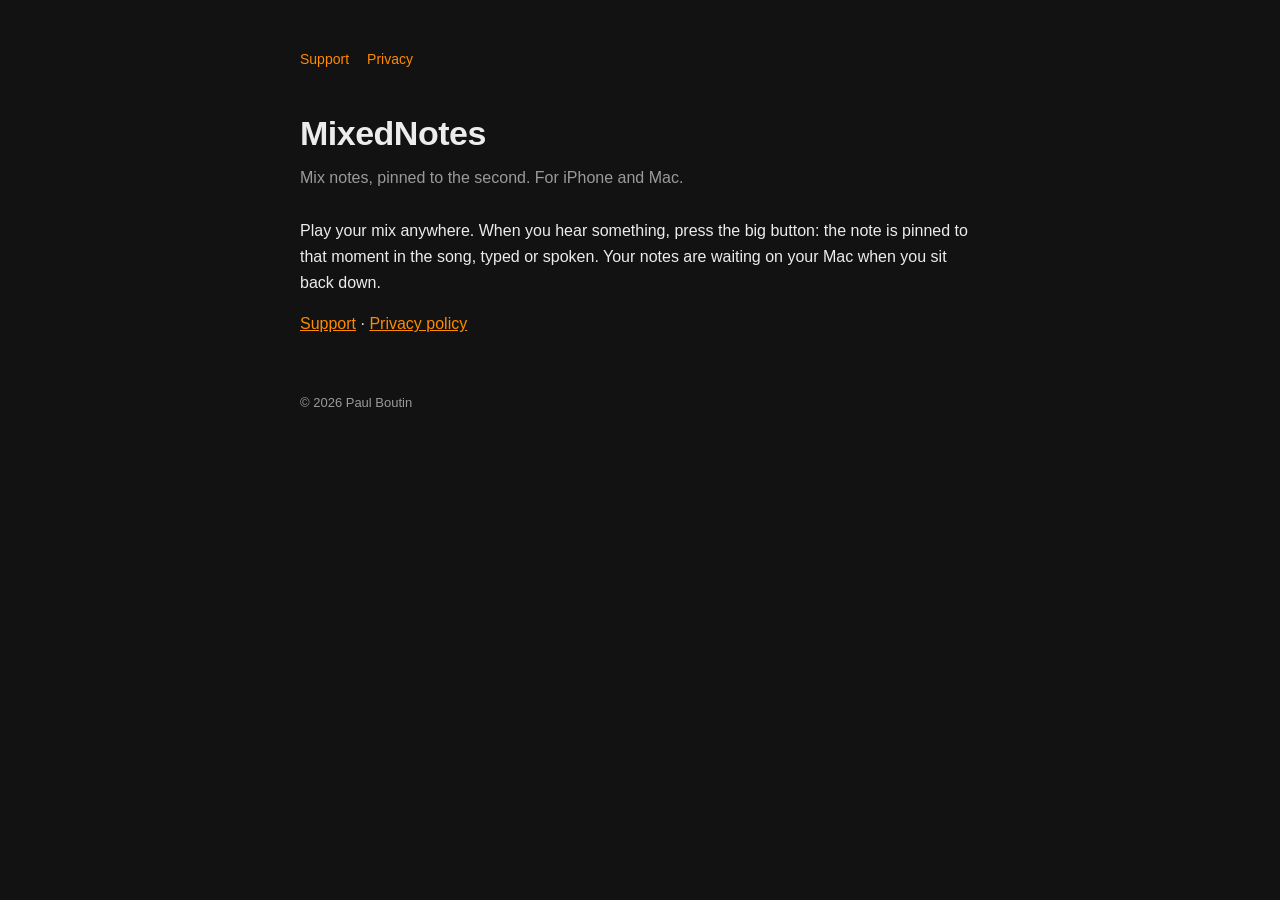
<file: index.html>
<!doctype html><html lang="en"><head><meta charset="utf-8"><meta name="viewport" content="width=device-width,initial-scale=1">
<title>MixedNotes</title><link rel="stylesheet" href="style.css"></head><body><main>
<nav><a href="support/">Support</a><a href="privacy/">Privacy</a></nav>
<h1>MixedNotes</h1>
<p class="sub">Mix notes, pinned to the second. For iPhone and Mac.</p>
<p>Play your mix anywhere. When you hear something, press the big button: the note is pinned to that moment in the song, typed or spoken. Your notes are waiting on your Mac when you sit back down.</p>
<p><a href="support/">Support</a> · <a href="privacy/">Privacy policy</a></p>
<footer>© 2026 Paul Boutin</footer>
</main></body></html>
</file>
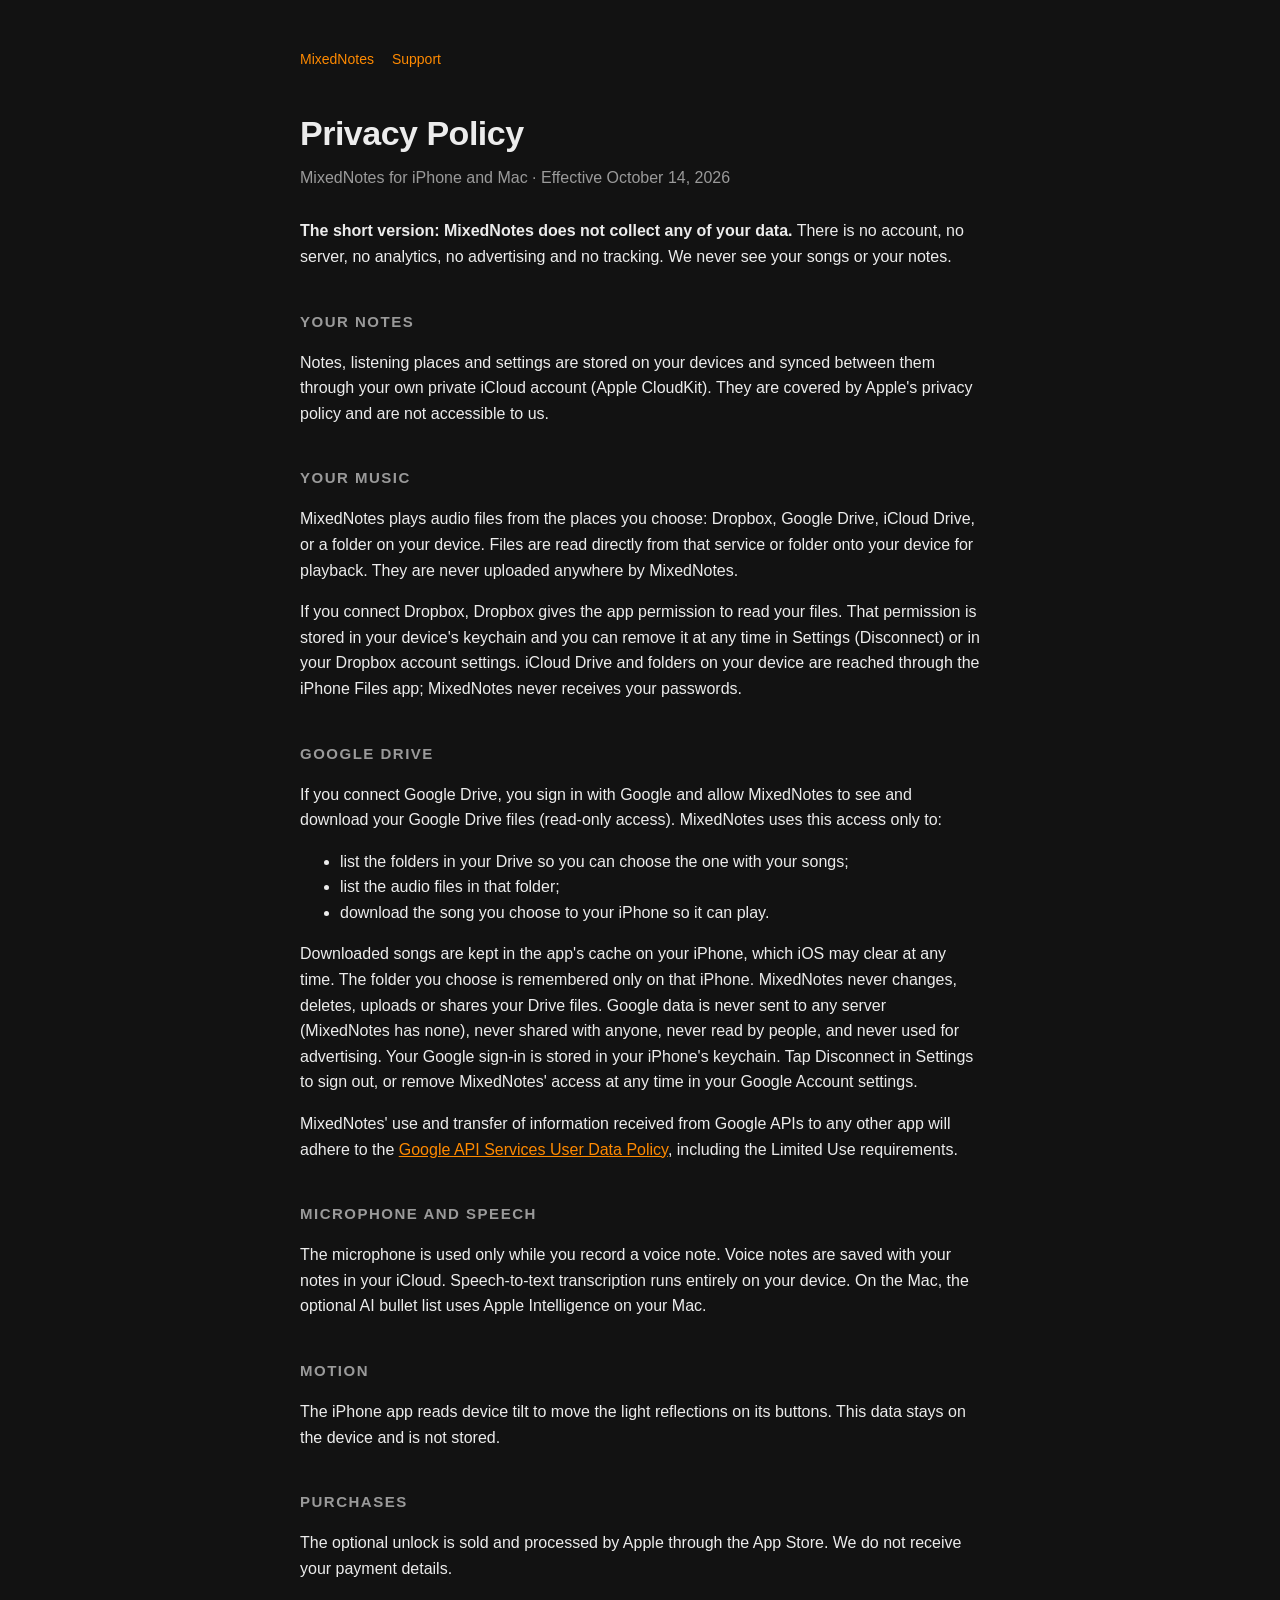
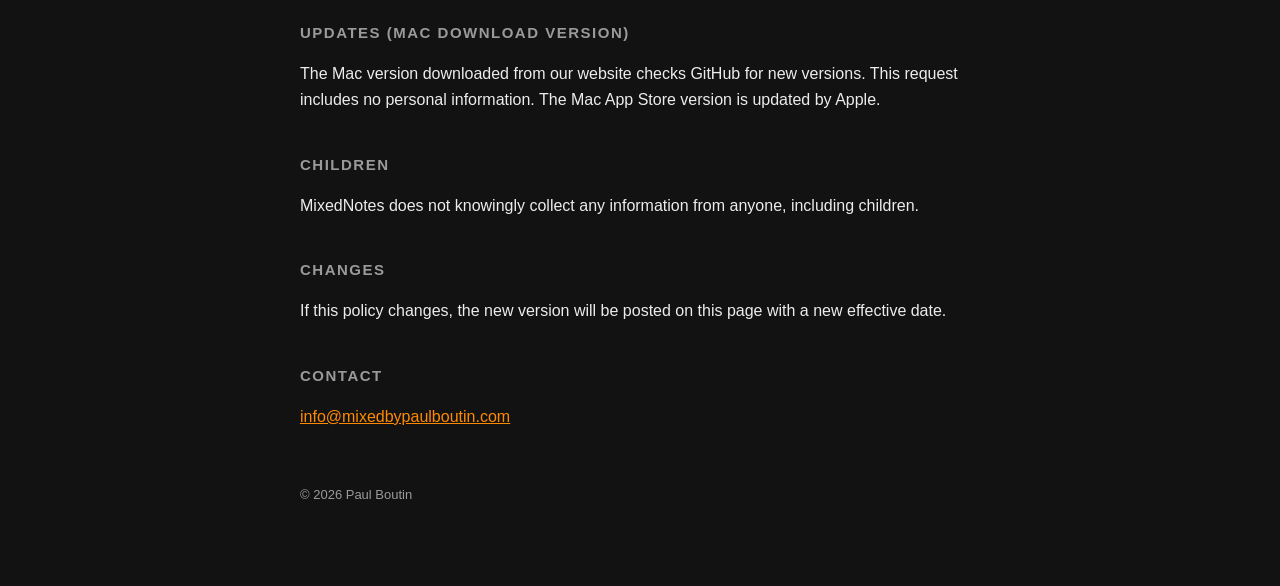
<file: privacy/index.html>
<!doctype html><html lang="en"><head><meta charset="utf-8"><meta name="viewport" content="width=device-width,initial-scale=1">
<title>MixedNotes Privacy Policy</title><link rel="stylesheet" href="../style.css"></head><body><main>
<nav><a href="../">MixedNotes</a><a href="../support/">Support</a></nav>
<h1>Privacy Policy</h1>
<p class="sub">MixedNotes for iPhone and Mac · Effective October 14, 2026</p>

<p><strong>The short version: MixedNotes does not collect any of your data.</strong> There is no account, no server, no analytics, no advertising and no tracking. We never see your songs or your notes.</p>

<h2>Your notes</h2>
<p>Notes, listening places and settings are stored on your devices and synced between them through your own private iCloud account (Apple CloudKit). They are covered by Apple's privacy policy and are not accessible to us.</p>

<h2>Your music</h2>
<p>MixedNotes plays audio files from the places you choose: Dropbox, Google Drive, iCloud Drive, or a folder on your device. Files are read directly from that service or folder onto your device for playback. They are never uploaded anywhere by MixedNotes.</p>
<p>If you connect Dropbox, Dropbox gives the app permission to read your files. That permission is stored in your device's keychain and you can remove it at any time in Settings (Disconnect) or in your Dropbox account settings. iCloud Drive and folders on your device are reached through the iPhone Files app; MixedNotes never receives your passwords.</p>

<h2>Google Drive</h2>
<p>If you connect Google Drive, you sign in with Google and allow MixedNotes to see and download your Google Drive files (read-only access). MixedNotes uses this access only to:</p>
<ul>
<li>list the folders in your Drive so you can choose the one with your songs;</li>
<li>list the audio files in that folder;</li>
<li>download the song you choose to your iPhone so it can play.</li>
</ul>
<p>Downloaded songs are kept in the app's cache on your iPhone, which iOS may clear at any time. The folder you choose is remembered only on that iPhone. MixedNotes never changes, deletes, uploads or shares your Drive files. Google data is never sent to any server (MixedNotes has none), never shared with anyone, never read by people, and never used for advertising. Your Google sign-in is stored in your iPhone's keychain. Tap Disconnect in Settings to sign out, or remove MixedNotes' access at any time in your Google Account settings.</p>
<p>MixedNotes' use and transfer of information received from Google APIs to any other app will adhere to the <a href="https://developers.google.com/terms/api-services-user-data-policy">Google API Services User Data Policy</a>, including the Limited Use requirements.</p>

<h2>Microphone and speech</h2>
<p>The microphone is used only while you record a voice note. Voice notes are saved with your notes in your iCloud. Speech-to-text transcription runs entirely on your device. On the Mac, the optional AI bullet list uses Apple Intelligence on your Mac.</p>

<h2>Motion</h2>
<p>The iPhone app reads device tilt to move the light reflections on its buttons. This data stays on the device and is not stored.</p>

<h2>Purchases</h2>
<p>The optional unlock is sold and processed by Apple through the App Store. We do not receive your payment details.</p>

<h2>Updates (Mac download version)</h2>
<p>The Mac version downloaded from our website checks GitHub for new versions. This request includes no personal information. The Mac App Store version is updated by Apple.</p>

<h2>Children</h2>
<p>MixedNotes does not knowingly collect any information from anyone, including children.</p>

<h2>Changes</h2>
<p>If this policy changes, the new version will be posted on this page with a new effective date.</p>

<h2>Contact</h2>
<p><a href="mailto:info@mixedbypaulboutin.com">info@mixedbypaulboutin.com</a></p>
<footer>© 2026 Paul Boutin</footer>
</main></body></html>
</file>
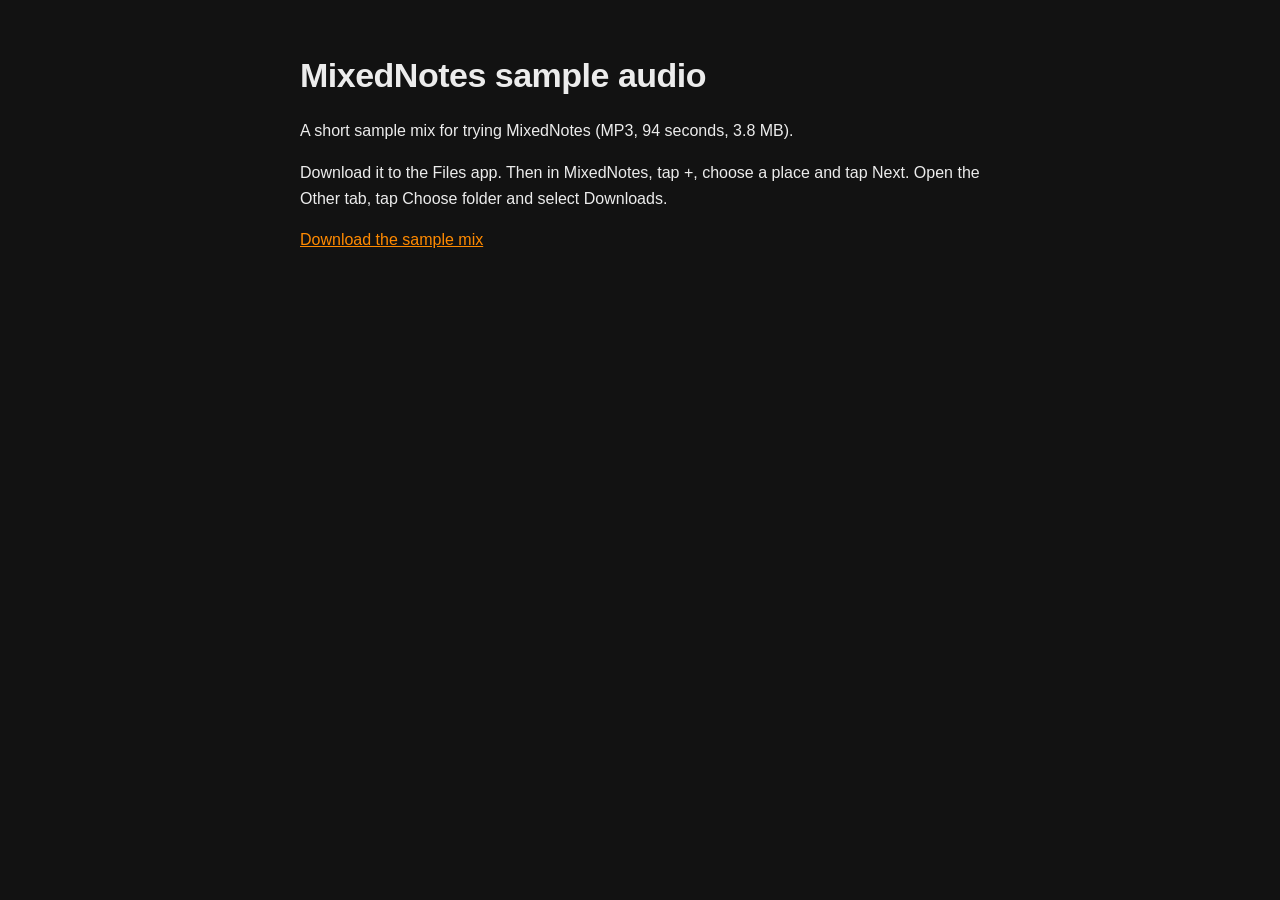
<file: review/index.html>
<!doctype html>
<html lang="en">
<head>
<meta charset="utf-8">
<meta name="viewport" content="width=device-width, initial-scale=1">
<meta name="robots" content="noindex">
<title>MixedNotes sample audio</title>
<link rel="stylesheet" href="/style.css">
</head>
<body>
<main>
<h1>MixedNotes sample audio</h1>
<p>A short sample mix for trying MixedNotes (MP3, 94 seconds, 3.8 MB).</p>
<p>Download it to the Files app. Then in MixedNotes, tap +, choose a place and tap Next. Open the Other tab, tap Choose folder and select Downloads.</p>
<p><a href="MixedNotes-Sample-Mix.mp3" download>Download the sample mix</a></p>
</main>
</body>
</html>
</file>
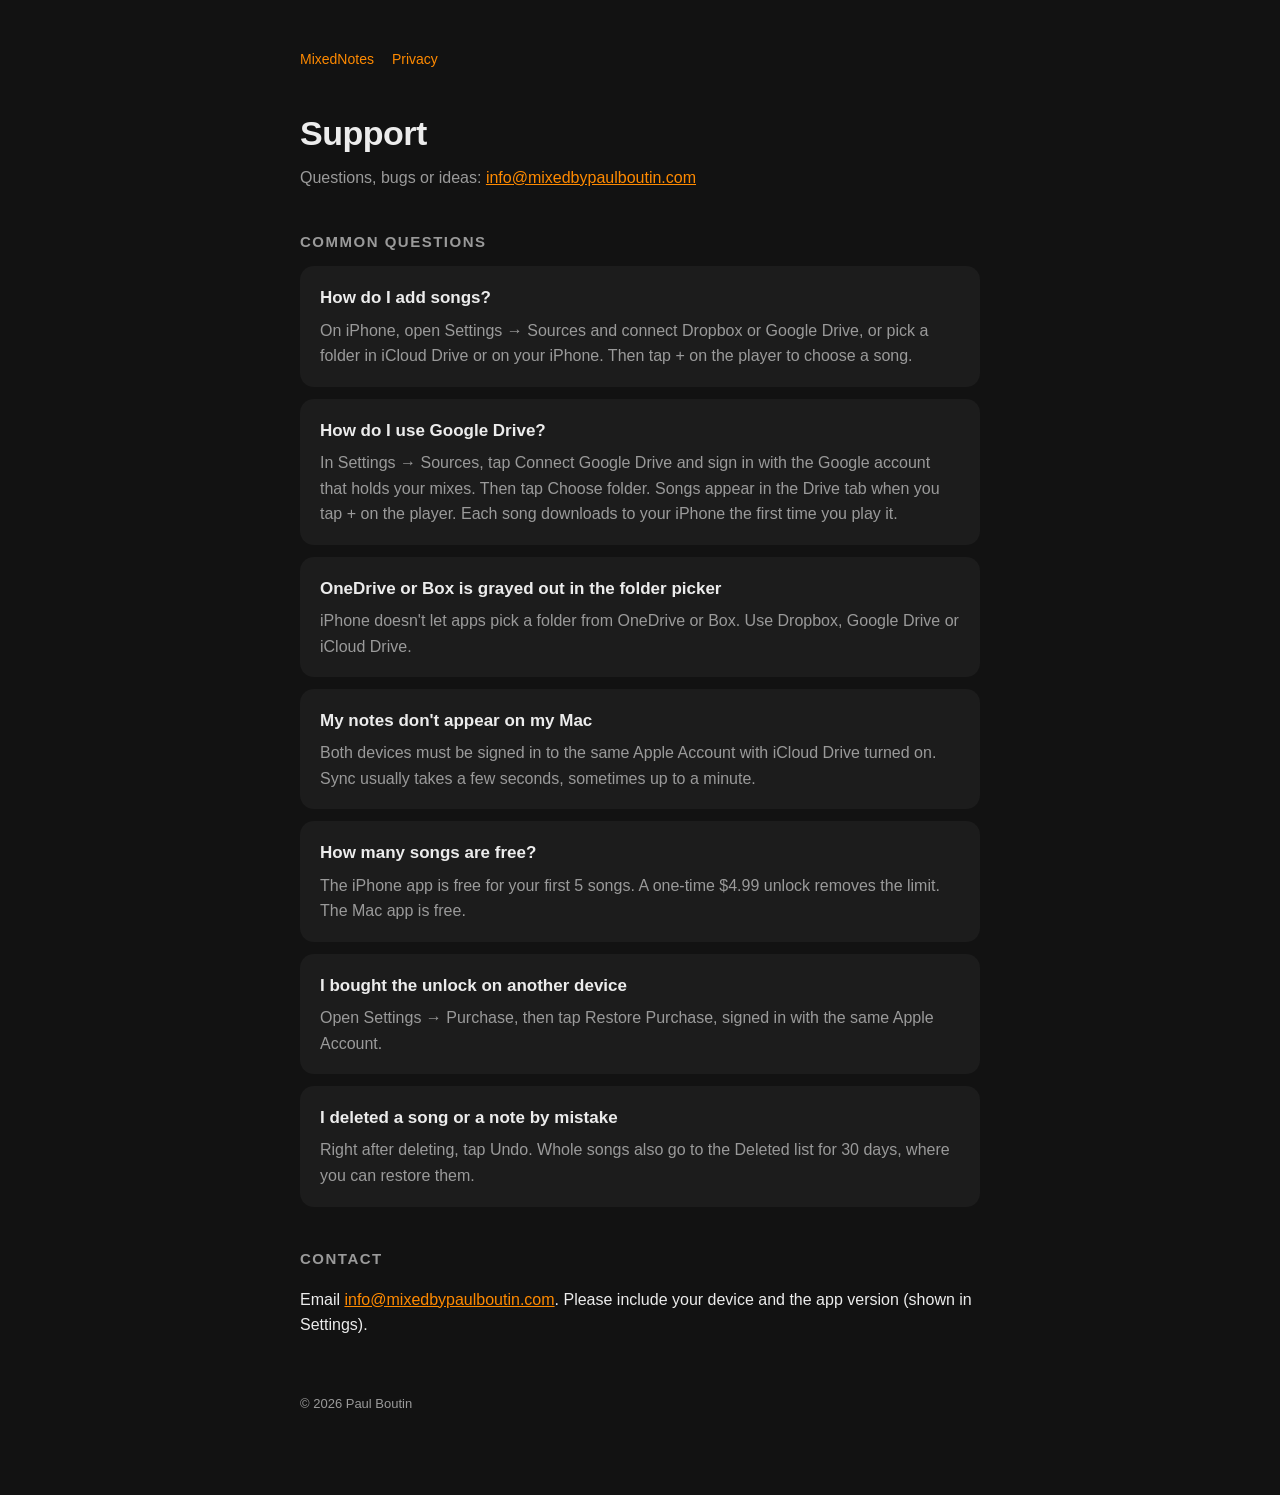
<file: support/index.html>
<!doctype html><html lang="en"><head><meta charset="utf-8"><meta name="viewport" content="width=device-width,initial-scale=1">
<title>MixedNotes Support</title><link rel="stylesheet" href="../style.css"></head><body><main>
<nav><a href="../">MixedNotes</a><a href="../privacy/">Privacy</a></nav>
<h1>Support</h1>
<p class="sub">Questions, bugs or ideas: <a href="mailto:info@mixedbypaulboutin.com">info@mixedbypaulboutin.com</a></p>

<h2>Common questions</h2>
<div class="card"><h3>How do I add songs?</h3>
<p>On iPhone, open Settings → Sources and connect Dropbox or Google Drive, or pick a folder in iCloud Drive or on your iPhone. Then tap + on the player to choose a song.</p></div>
<div class="card"><h3>How do I use Google Drive?</h3>
<p>In Settings → Sources, tap Connect Google Drive and sign in with the Google account that holds your mixes. Then tap Choose folder. Songs appear in the Drive tab when you tap + on the player. Each song downloads to your iPhone the first time you play it.</p></div>
<div class="card"><h3>OneDrive or Box is grayed out in the folder picker</h3>
<p>iPhone doesn't let apps pick a folder from OneDrive or Box. Use Dropbox, Google Drive or iCloud Drive.</p></div>
<div class="card"><h3>My notes don't appear on my Mac</h3>
<p>Both devices must be signed in to the same Apple Account with iCloud Drive turned on. Sync usually takes a few seconds, sometimes up to a minute.</p></div>
<div class="card"><h3>How many songs are free?</h3>
<p>The iPhone app is free for your first 5 songs. A one-time $4.99 unlock removes the limit. The Mac app is free.</p></div>
<div class="card"><h3>I bought the unlock on another device</h3>
<p>Open Settings → Purchase, then tap Restore Purchase, signed in with the same Apple Account.</p></div>
<div class="card"><h3>I deleted a song or a note by mistake</h3>
<p>Right after deleting, tap Undo. Whole songs also go to the Deleted list for 30 days, where you can restore them.</p></div>

<h2>Contact</h2>
<p>Email <a href="mailto:info@mixedbypaulboutin.com">info@mixedbypaulboutin.com</a>. Please include your device and the app version (shown in Settings).</p>
<footer>© 2026 Paul Boutin</footer>
</main></body></html>
</file>
<file: style.css>
:root{--bg:#121212;--panel:#1c1c1c;--text:#ececec;--muted:#9a9a9a;--accent:#ff8a00}
*{box-sizing:border-box}
body{margin:0;background:var(--bg);color:var(--text);font:16px/1.6 -apple-system,BlinkMacSystemFont,"Helvetica Neue",Arial,sans-serif}
main{max-width:720px;margin:0 auto;padding:48px 20px 80px}
h1{font-size:34px;margin:0 0 4px;letter-spacing:-.5px}
h2{font-size:15px;text-transform:uppercase;letter-spacing:1.5px;color:var(--muted);margin:40px 0 10px}
p,li{color:var(--text)}
.sub{color:var(--muted);margin:0 0 28px}
a{color:var(--accent)}
.card{background:var(--panel);border-radius:14px;padding:18px 20px;margin:12px 0}
.card h3{margin:0 0 6px;font-size:17px}
.card p{margin:0;color:var(--muted)}
nav{margin-bottom:36px;font-size:14px}
nav a{margin-right:18px;text-decoration:none}
footer{margin-top:56px;color:var(--muted);font-size:13px}
</file>
